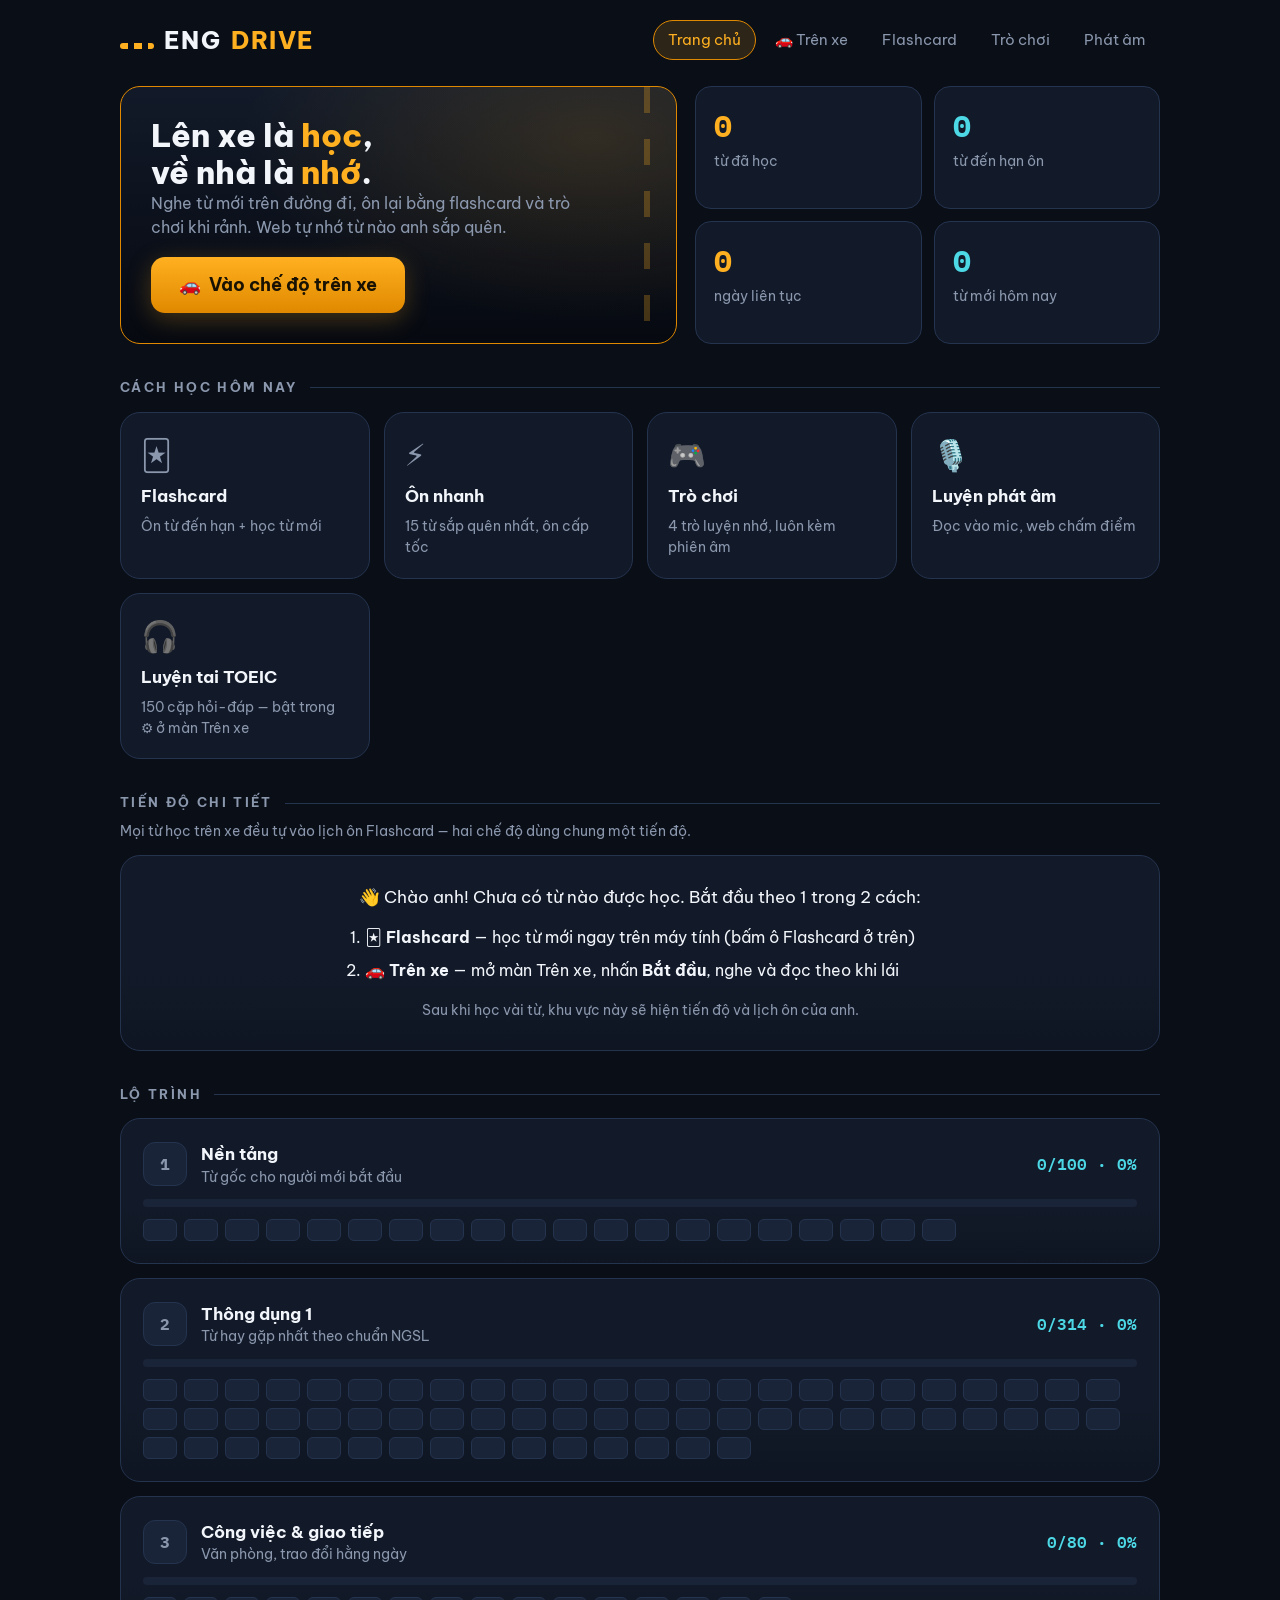
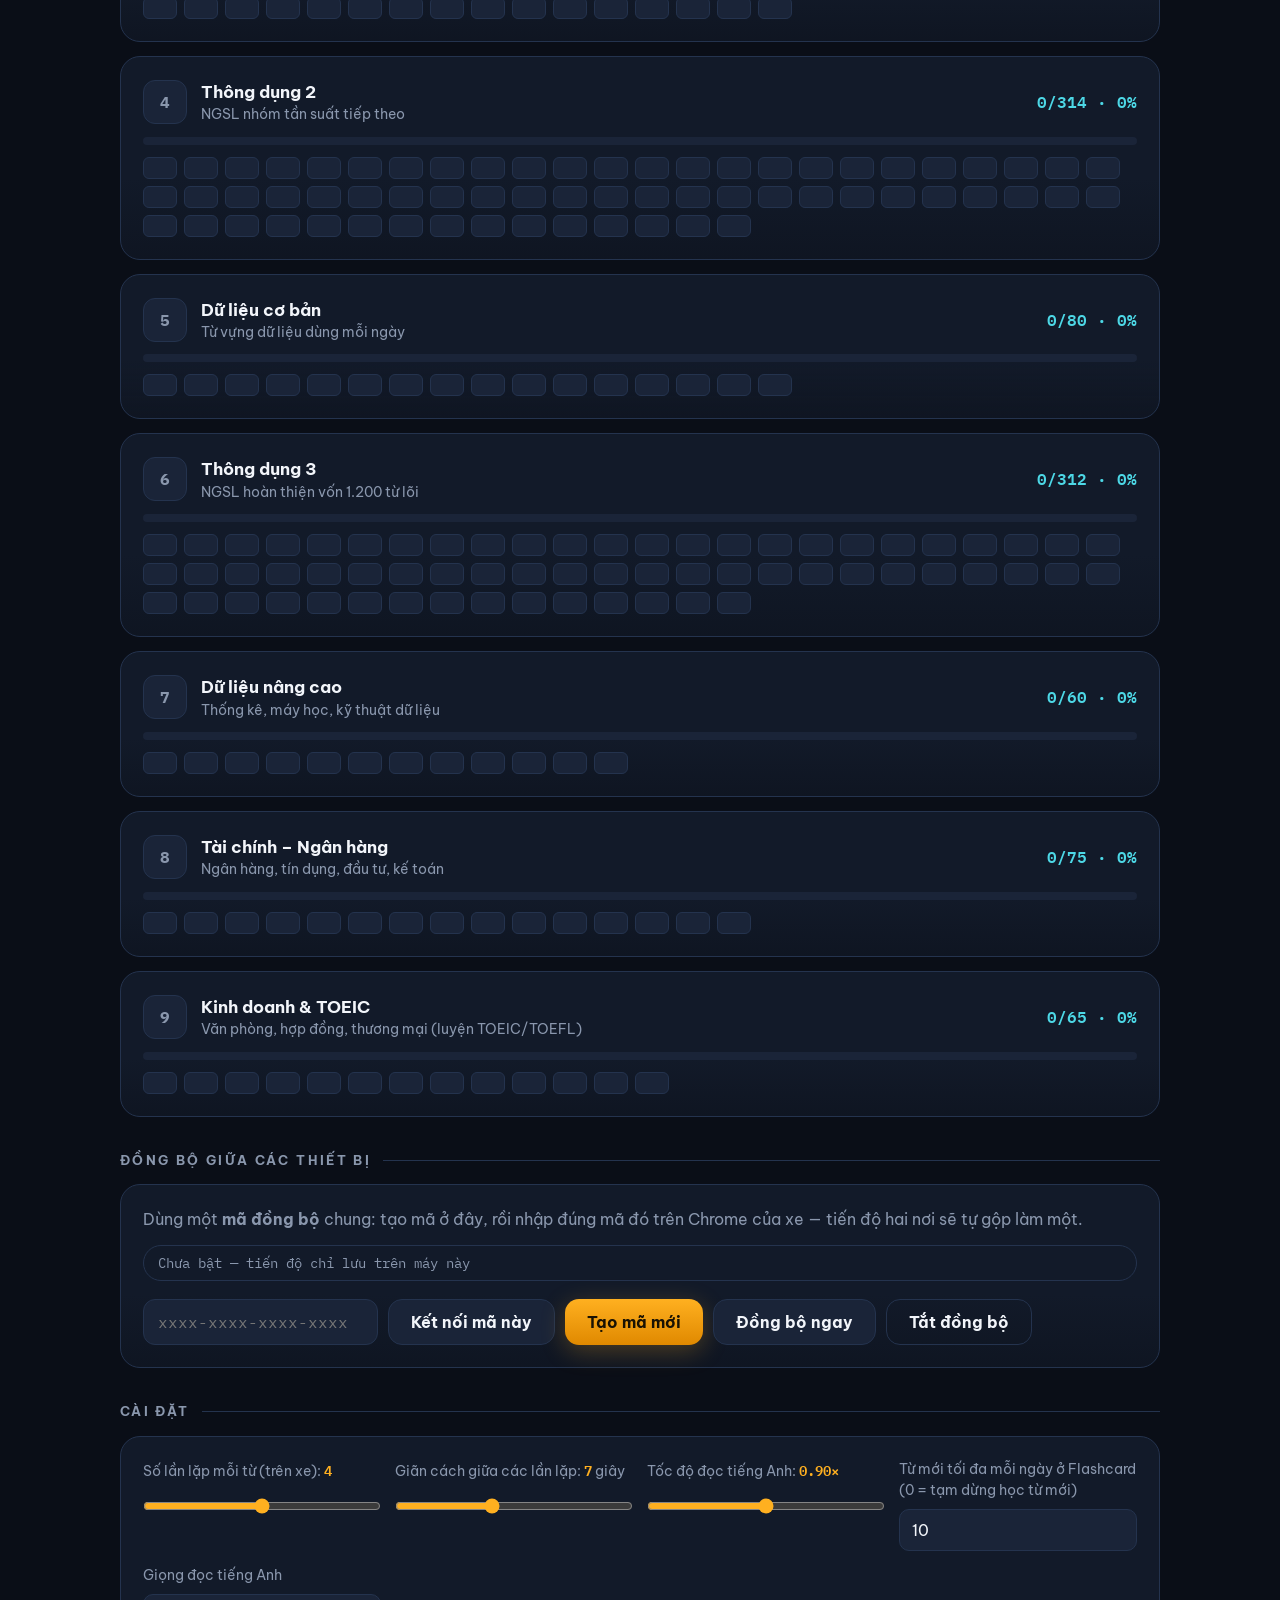
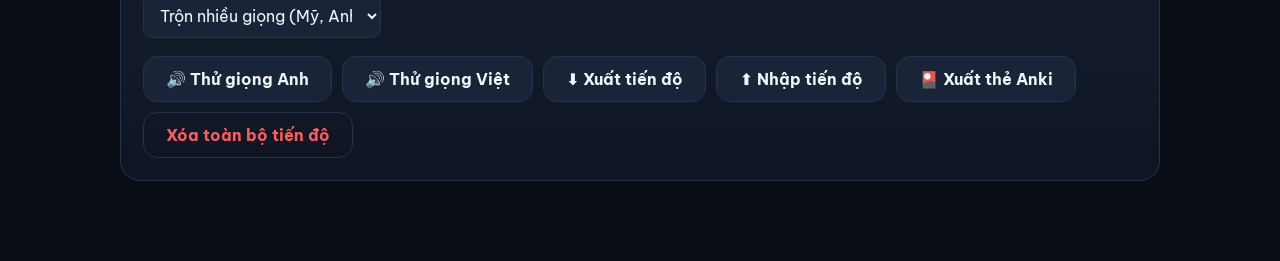
<file: index.html>
<!DOCTYPE html>
<html lang="vi">
<head>
<meta charset="utf-8">
<meta name="viewport" content="width=device-width, initial-scale=1">
<meta name="theme-color" content="#0a0e17">
<title>EngDrive — Học tiếng Anh mỗi ngày</title>
<link rel="icon" href="data:,">
<link rel="preconnect" href="https://fonts.googleapis.com">
<link rel="preconnect" href="https://fonts.gstatic.com" crossorigin>
<link rel="preload" as="style" href="https://fonts.googleapis.com/css2?family=Be+Vietnam+Pro:wght@400;500;600;700;800&family=IBM+Plex+Mono:wght@400;500;600&display=swap" onload="this.onload=null;this.rel='stylesheet'">
<noscript><link rel="stylesheet" href="https://fonts.googleapis.com/css2?family=Be+Vietnam+Pro:wght@400;500;600;700;800&family=IBM+Plex+Mono:wght@400;500;600&display=swap"></noscript>
<link rel="stylesheet" href="css/style.css">
</head>
<body>
<div class="wrap">

  <header class="topbar">
    <div class="logo"><span class="dot-road"></span>ENG<em>DRIVE</em></div>
    <nav class="nav">
      <a href="index.html" class="active">Trang chủ</a>
      <a href="car.html">🚗 Trên xe</a>
      <a href="learn.html">Flashcard</a>
      <a href="games.html">Trò chơi</a>
      <a href="speak.html">Phát âm</a>
    </nav>
  </header>

  <section class="hero">
    <div class="hero-car">
      <div>
        <h1>Lên xe là <span>học</span>,<br>về nhà là <span>nhớ</span>.</h1>
        <p>Nghe từ mới trên đường đi, ôn lại bằng flashcard và trò chơi khi rảnh. Web tự nhớ từ nào anh sắp quên.</p>
      </div>
      <a class="btn btn-amber" href="car.html">🚗 &nbsp;Vào chế độ trên xe</a>
    </div>
    <div class="stats">
      <div class="stat"><b id="stLearned">0</b><span>từ đã học</span></div>
      <div class="stat cyan"><b id="stDue">0</b><span>từ đến hạn ôn</span></div>
      <div class="stat"><b id="stStreak">0</b><span>ngày liên tục</span></div>
      <div class="stat cyan"><b id="stToday">0</b><span>từ mới hôm nay</span></div>
    </div>
  </section>

  <h2 class="section-title">Cách học hôm nay</h2>
  <section class="modes">
    <a class="mode" href="learn.html"><span class="ico">🃏</span><b>Flashcard</b><span id="mFlash">Ôn từ đến hạn + học từ mới</span></a>
    <a class="mode" href="learn.html#quick"><span class="ico">⚡</span><b>Ôn nhanh</b><span>15 từ sắp quên nhất, ôn cấp tốc</span></a>
    <a class="mode" href="games.html"><span class="ico">🎮</span><b>Trò chơi</b><span>4 trò luyện nhớ, luôn kèm phiên âm</span></a>
    <a class="mode" href="speak.html"><span class="ico">🎙️</span><b>Luyện phát âm</b><span>Đọc vào mic, web chấm điểm</span></a>
    <a class="mode" href="car.html"><span class="ico">🎧</span><b>Luyện tai TOEIC</b><span>150 cặp hỏi-đáp — bật trong ⚙ ở màn Trên xe</span></a>
  </section>

  <h2 class="section-title">Tiến độ chi tiết</h2>
  <p class="muted" style="margin:-6px 0 12px;font-size:0.9rem">Mọi từ học trên xe đều tự vào lịch ôn Flashcard — hai chế độ dùng chung một tiến độ.</p>
  <section class="card" id="progressPanel"></section>

  <h2 class="section-title">Lộ trình</h2>
  <section id="roadmap"></section>

  <h2 class="section-title">Đồng bộ giữa các thiết bị</h2>
  <section class="card" id="syncCard">
    <p class="muted" style="margin-bottom:14px">
      Dùng một <b>mã đồng bộ</b> chung: tạo mã ở đây, rồi nhập đúng mã đó trên Chrome của xe —
      tiến độ hai nơi sẽ tự gộp làm một.
    </p>
    <div id="syncStatus" class="pill" style="margin-bottom:14px">Chưa bật</div>
    <div id="syncConfirm" class="warn-box hidden" style="margin-bottom:14px"></div>
    <div class="settings-actions">
      <input type="text" id="syncCodeInput" placeholder="xxxx-xxxx-xxxx-xxxx"
        autocomplete="off" autocapitalize="off" spellcheck="false"
        style="background:var(--surface-2);color:var(--text);border:1px solid var(--line);border-radius:12px;padding:12px 14px;font-family:var(--font-mono);font-size:1rem;min-width:220px">
      <button class="btn" id="btnEnterCode">Kết nối mã này</button>
      <button class="btn btn-amber" id="btnNewCode">Tạo mã mới</button>
      <button class="btn" id="btnSyncNow">Đồng bộ ngay</button>
      <button class="btn btn-ghost" id="btnSyncOff">Tắt đồng bộ</button>
    </div>
  </section>

  <h2 class="section-title">Cài đặt</h2>
  <section class="card">
    <div class="settings-grid">
      <div class="setting">
        <label>Số lần lặp mỗi từ (trên xe): <output id="repsOut"></output></label>
        <input type="range" id="setReps" min="3" max="5" step="1">
      </div>
      <div class="setting">
        <label>Giãn cách giữa các lần lặp: <output id="gapOut"></output> giây</label>
        <input type="range" id="setGap" min="5" max="10" step="1">
      </div>
      <div class="setting">
        <label>Tốc độ đọc tiếng Anh: <output id="rateOut"></output></label>
        <input type="range" id="setRate" min="0.7" max="1.1" step="0.05">
      </div>
      <div class="setting">
        <label>Từ mới tối đa mỗi ngày ở Flashcard (0 = tạm dừng học từ mới)</label>
        <input type="number" id="setNewPerDay" min="0" max="100" step="1">
      </div>
      <div class="setting">
        <label>Giọng đọc tiếng Anh</label>
        <select id="setVoiceMode">
          <option value="mix">Trộn nhiều giọng (Mỹ, Anh, Úc…)</option>
          <option value="single">Chỉ một giọng Mỹ</option>
        </select>
      </div>
    </div>
    <div class="settings-actions">
      <button class="btn" id="btnTestEn">🔊 Thử giọng Anh</button>
      <button class="btn" id="btnTestVi">🔊 Thử giọng Việt</button>
      <button class="btn" id="btnExport">⬇ Xuất tiến độ</button>
      <button class="btn" id="btnImport">⬆ Nhập tiến độ</button>
      <input type="file" id="importFile" accept=".json" class="hidden">
      <button class="btn" id="btnAnki">🎴 Xuất thẻ Anki</button>
      <button class="btn btn-ghost" id="btnReset" style="color:var(--red)">Xóa toàn bộ tiến độ</button>
    </div>
  </section>

</div>

<script src="data/level1.js"></script>
<script src="data/level2.js"></script>
<script src="data/level3.js"></script>
<script src="data/level4.js"></script>
<script src="data/ngsl1.js"></script>
<script src="data/ngsl2.js"></script>
<script src="data/ngsl3.js"></script>
<script src="data/finance.js"></script>
<script src="data/business.js"></script>
<script src="data/extras.js"></script>
<script src="vendor/ts-fsrs.umd.js"></script>
<script src="js/core.js"></script>
<script src="js/sync.js"></script>
<script src="js/home.js"></script>
<script>if("serviceWorker"in navigator)navigator.serviceWorker.register("sw.js").catch(()=>{});</script>
</body>
</html>
</file>
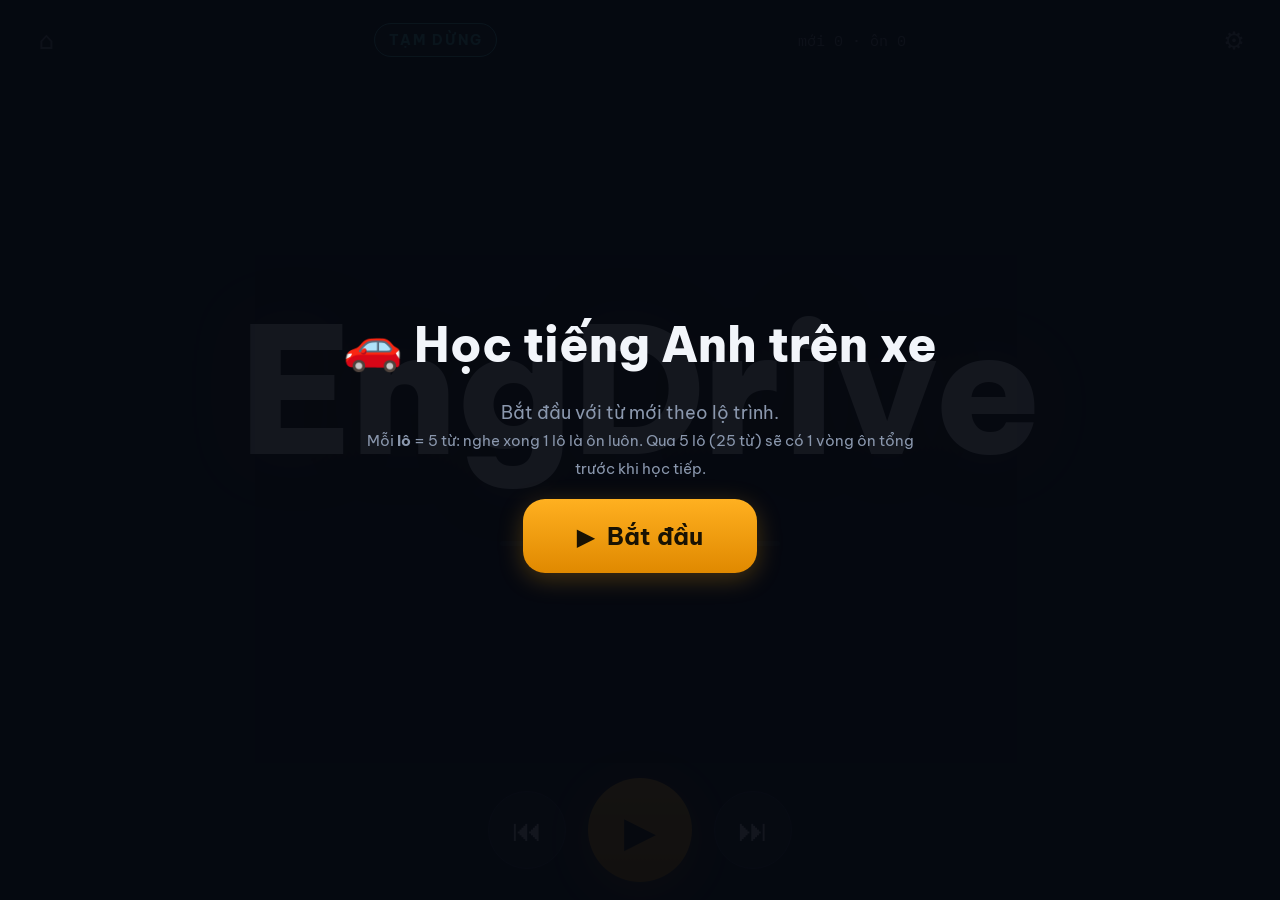
<file: car.html>
<!DOCTYPE html>
<html lang="vi">
<head>
<meta charset="utf-8">
<meta name="viewport" content="width=device-width, initial-scale=1, viewport-fit=cover">
<meta name="theme-color" content="#060910">
<title>Trên xe — EngDrive</title>
<link rel="icon" href="data:,">
<link rel="preconnect" href="https://fonts.googleapis.com">
<link rel="preconnect" href="https://fonts.gstatic.com" crossorigin>
<link rel="preload" as="style" href="https://fonts.googleapis.com/css2?family=Be+Vietnam+Pro:wght@400;500;600;700;800&family=IBM+Plex+Mono:wght@400;500;600&display=swap" onload="this.onload=null;this.rel='stylesheet'">
<noscript><link rel="stylesheet" href="https://fonts.googleapis.com/css2?family=Be+Vietnam+Pro:wght@400;500;600;700;800&family=IBM+Plex+Mono:wght@400;500;600&display=swap"></noscript>
<link rel="stylesheet" href="css/style.css">
</head>
<body class="car-body">

<div class="car-progress" id="progressBar" style="width:0"></div>

<div class="car-top">
  <button class="car-btn-sm" id="btnHome" title="Trang chủ">⌂</button>
  <div class="phase learn" id="phasePill">SẴN SÀNG</div>
  <div class="mono muted today-info" id="todayInfo"></div>
  <button class="car-btn-sm" id="btnDrawer" title="Cài đặt">⚙</button>
</div>

<div class="car-stage" id="stage" title="Chạm để đọc lại từ này">
  <div class="car-illust hidden" id="carIllust"></div>
  <div class="car-word" id="wWord">EngDrive</div>
  <div class="car-ipa" id="wIpa"></div>
  <div class="car-vi" id="wVi"></div>
  <div class="listen-block hidden" id="listenBlock">
    <div class="listen-q" id="lQ"></div>
    <div class="listen-a" id="lA"></div>
    <div class="listen-v" id="lV"></div>
  </div>
  <div class="rep-dots" id="dots"></div>
  <div class="gap-track"><div class="gap-bar" id="gapBar"></div></div>
  <div class="shadow-hint hidden" id="shadowHint"></div>
</div>

<div class="car-controls">
  <button class="car-btn" id="btnPrev" title="Từ trước">⏮</button>
  <button class="car-btn main" id="btnPlay" title="Phát / Dừng">▶</button>
  <button class="car-btn" id="btnNext" title="Từ sau">⏭</button>
</div>

<div class="car-overlay" id="startOverlay">
  <h2>🚗 Học tiếng Anh trên xe</h2>
  <p id="overlayInfo">Ôn từ đến hạn trước, rồi học từ mới theo lộ trình.<br>Cứ 5 từ ôn một lượt, 5 lô có bài ôn tập lớn.</p>
  <button class="btn btn-amber" id="btnStart">▶ &nbsp;Bắt đầu</button>
  <p class="muted" id="voiceWarn" style="font-size:0.95rem"></p>
</div>

<div class="car-backdrop" id="drawerBackdrop"></div>
<div class="car-drawer" id="drawer">
  <div class="drawer-head">
    <h3>⚙ Cài đặt</h3>
    <button class="drawer-close" id="btnDrawerX">✕</button>
  </div>
  <div class="setting">
    <label>Nội dung học trên xe</label>
    <select id="setMode">
      <option value="vocab">Từ vựng — nghe từ + nghĩa</option>
      <option value="listen">Luyện tai — câu hỏi & đáp (TOEIC)</option>
    </select>
  </div>
  <div class="setting">
    <label>Số lần lặp mỗi từ: <output id="repsOut"></output></label>
    <input type="range" id="setReps" min="3" max="5" step="1">
  </div>
  <div class="setting">
    <label>Giãn cách giữa các lần lặp: <output id="gapOut"></output> giây</label>
    <input type="range" id="setGap" min="5" max="10" step="1">
  </div>
  <div class="setting">
    <label>Tốc độ đọc tiếng Anh: <output id="rateOut"></output></label>
    <input type="range" id="setRate" min="0.7" max="1.1" step="0.05">
  </div>
  <div class="setting">
    <label>Giọng đọc tiếng Anh</label>
    <select id="setVoiceMode">
      <option value="mix">Trộn nhiều giọng (Mỹ, Anh, Úc…)</option>
      <option value="single">Chỉ một giọng Mỹ</option>
    </select>
    <span class="muted" id="voiceCount" style="font-size:0.85rem"></span>
  </div>
  <div class="setting">
    <label style="display:flex;align-items:center;gap:12px;color:var(--text)">
      <input type="checkbox" id="setShadow" style="width:24px;height:24px;accent-color:var(--amber)">
      Đọc theo sau mỗi từ (cần mic)
    </label>
    <span class="muted" id="shadowSupport" style="font-size:0.85rem">Đọc đúng: ding + đi tiếp. Không nhận ra: vẫn tự đi tiếp, không phạt.</span>
  </div>
  <div class="settings-actions">
    <button class="btn" id="btnTestEn">🔊 Thử giọng Anh</button>
    <button class="btn" id="btnTestVi">🔊 Thử giọng Việt</button>
  </div>
  <div class="settings-actions">
    <button class="btn btn-amber" id="btnDrawerClose">Xong</button>
  </div>
</div>

<script src="data/level1.js"></script>
<script src="data/level2.js"></script>
<script src="data/level3.js"></script>
<script src="data/level4.js"></script>
<script src="data/ngsl1.js"></script>
<script src="data/ngsl2.js"></script>
<script src="data/ngsl3.js"></script>
<script src="data/finance.js"></script>
<script src="data/business.js"></script>
<!-- data/dialogs.js nạp động khi vào chế độ Luyện tai (xem Car.ensureDialogs) -->
<script src="data/extras.js"></script>
<script src="vendor/ts-fsrs.umd.js"></script>
<script src="js/core.js"></script>
<script src="js/sync.js"></script>
<script src="js/car.js"></script>
<script>if("serviceWorker"in navigator)navigator.serviceWorker.register("sw.js").catch(()=>{});</script>
</body>
</html>
</file>
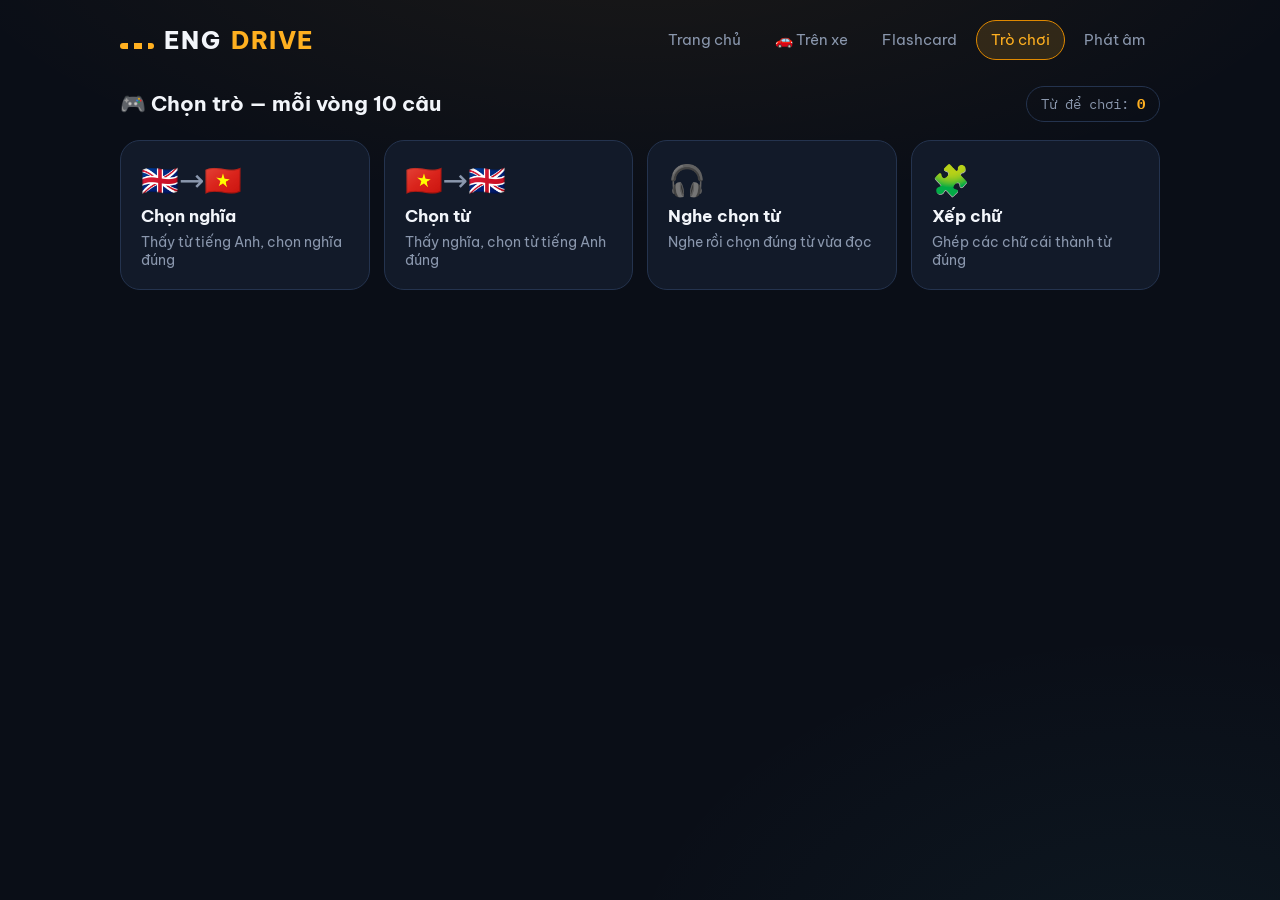
<file: games.html>
<!DOCTYPE html>
<html lang="vi">
<head>
<meta charset="utf-8">
<meta name="viewport" content="width=device-width, initial-scale=1">
<meta name="theme-color" content="#0a0e17">
<title>Trò chơi — EngDrive</title>
<link rel="icon" href="data:,">
<link rel="preconnect" href="https://fonts.googleapis.com">
<link rel="preconnect" href="https://fonts.gstatic.com" crossorigin>
<link rel="preload" as="style" href="https://fonts.googleapis.com/css2?family=Be+Vietnam+Pro:wght@400;500;600;700;800&family=IBM+Plex+Mono:wght@400;500;600&display=swap" onload="this.onload=null;this.rel='stylesheet'">
<noscript><link rel="stylesheet" href="https://fonts.googleapis.com/css2?family=Be+Vietnam+Pro:wght@400;500;600;700;800&family=IBM+Plex+Mono:wght@400;500;600&display=swap"></noscript>
<link rel="stylesheet" href="css/style.css">
</head>
<body>
<div class="wrap">

  <header class="topbar">
    <div class="logo"><span class="dot-road"></span>ENG<em>DRIVE</em></div>
    <nav class="nav">
      <a href="index.html">Trang chủ</a>
      <a href="car.html">🚗 Trên xe</a>
      <a href="learn.html">Flashcard</a>
      <a href="games.html" class="active">Trò chơi</a>
      <a href="speak.html">Phát âm</a>
    </nav>
  </header>

  <section id="gamePick">
    <div class="study-head">
      <h2 style="font-size:1.3rem">🎮 Chọn trò — mỗi vòng 10 câu</h2>
      <span class="pill">Từ để chơi: <b id="poolCount">0</b></span>
    </div>
    <div class="game-pick">
      <button class="mode game-card" data-game="envi"><span class="ico">🇬🇧→🇻🇳</span><b>Chọn nghĩa</b><span>Thấy từ tiếng Anh, chọn nghĩa đúng</span></button>
      <button class="mode game-card" data-game="vien"><span class="ico">🇻🇳→🇬🇧</span><b>Chọn từ</b><span>Thấy nghĩa, chọn từ tiếng Anh đúng</span></button>
      <button class="mode game-card" data-game="listen"><span class="ico">🎧</span><b>Nghe chọn từ</b><span>Nghe rồi chọn đúng từ vừa đọc</span></button>
      <button class="mode game-card" data-game="spell"><span class="ico">🧩</span><b>Xếp chữ</b><span>Ghép các chữ cái thành từ đúng</span></button>
    </div>
  </section>

  <section id="gameZone" class="hidden">
    <div class="game-hud">
      <button class="btn btn-ghost" id="btnQuit">← Đổi trò</button>
      <span class="pill">Câu <b id="qNum">1</b>/10</span>
      <span class="hud-streak" id="hudStreak"></span>
      <span class="hud-score" id="hudScore">0 điểm</span>
    </div>
    <div class="quiz-prompt" id="quizPrompt"></div>
    <div class="options" id="options"></div>
    <div id="spellZone" class="hidden">
      <div class="slots" id="slots"></div>
      <div class="tiles" id="tiles"></div>
    </div>
  </section>

  <section id="gameDone" class="done-panel hidden">
    <div class="big">🏁</div>
    <h2 id="doneTitle">Hết vòng!</h2>
    <p class="muted" id="doneMsg"></p>
    <p style="margin-top:16px">
      <button class="btn btn-amber" id="btnAgain">Chơi vòng nữa</button>
      <a class="btn" href="index.html">Về trang chủ</a>
    </p>
  </section>

</div>

<script src="data/level1.js"></script>
<script src="data/level2.js"></script>
<script src="data/level3.js"></script>
<script src="data/level4.js"></script>
<script src="data/ngsl1.js"></script>
<script src="data/ngsl2.js"></script>
<script src="data/ngsl3.js"></script>
<script src="data/finance.js"></script>
<script src="data/business.js"></script>
<script src="data/extras.js"></script>
<script src="vendor/ts-fsrs.umd.js"></script>
<script src="js/core.js"></script>
<script src="js/sync.js"></script>
<script src="js/games.js"></script>
<script>if("serviceWorker"in navigator)navigator.serviceWorker.register("sw.js").catch(()=>{});</script>
</body>
</html>
</file>
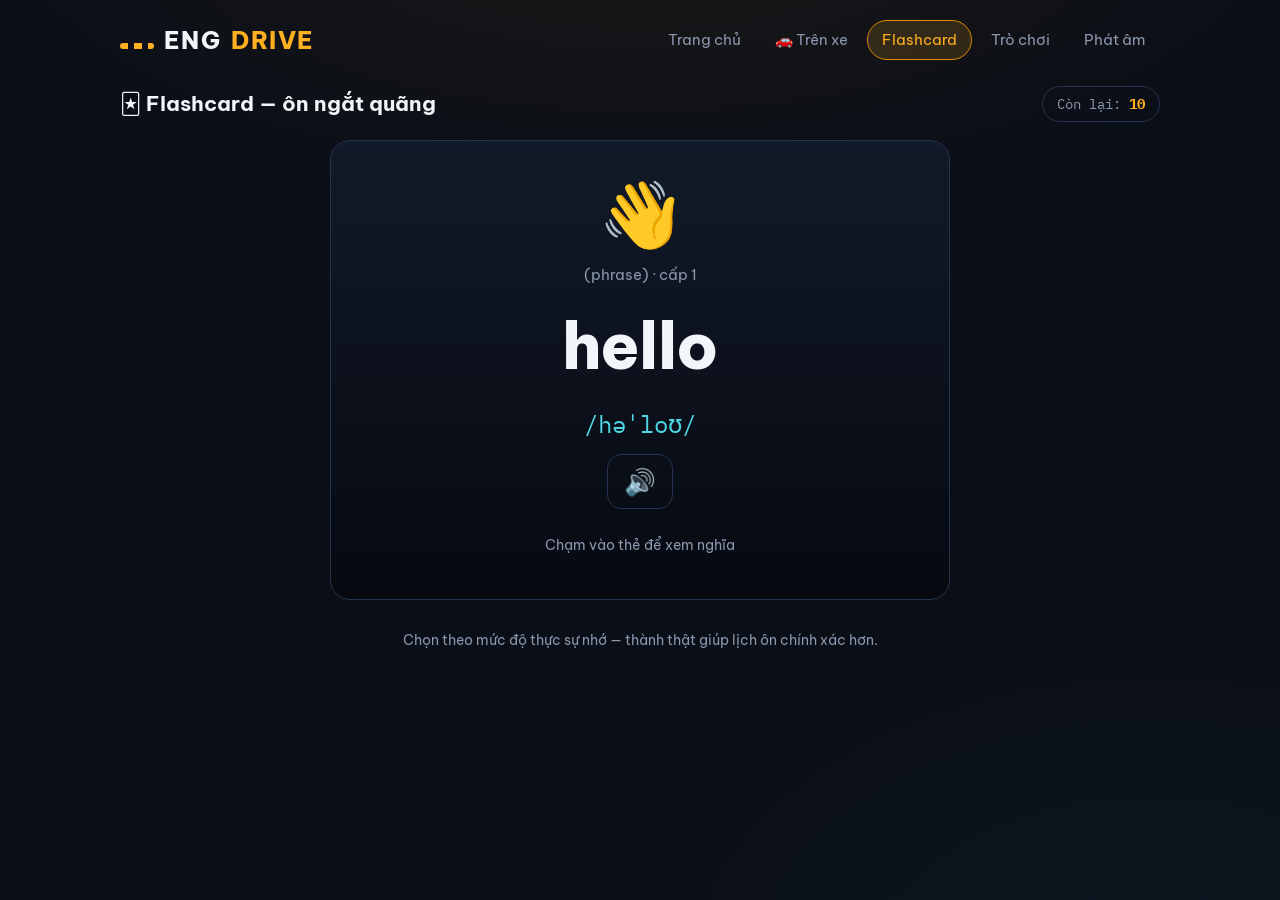
<file: learn.html>
<!DOCTYPE html>
<html lang="vi">
<head>
<meta charset="utf-8">
<meta name="viewport" content="width=device-width, initial-scale=1">
<meta name="theme-color" content="#0a0e17">
<title>Flashcard — EngDrive</title>
<link rel="icon" href="data:,">
<link rel="preconnect" href="https://fonts.googleapis.com">
<link rel="preconnect" href="https://fonts.gstatic.com" crossorigin>
<link rel="preload" as="style" href="https://fonts.googleapis.com/css2?family=Be+Vietnam+Pro:wght@400;500;600;700;800&family=IBM+Plex+Mono:wght@400;500;600&display=swap" onload="this.onload=null;this.rel='stylesheet'">
<noscript><link rel="stylesheet" href="https://fonts.googleapis.com/css2?family=Be+Vietnam+Pro:wght@400;500;600;700;800&family=IBM+Plex+Mono:wght@400;500;600&display=swap"></noscript>
<link rel="stylesheet" href="css/style.css">
</head>
<body>
<div class="wrap">

  <header class="topbar">
    <div class="logo"><span class="dot-road"></span>ENG<em>DRIVE</em></div>
    <nav class="nav">
      <a href="index.html">Trang chủ</a>
      <a href="car.html">🚗 Trên xe</a>
      <a href="learn.html" class="active">Flashcard</a>
      <a href="games.html">Trò chơi</a>
      <a href="speak.html">Phát âm</a>
    </nav>
  </header>

  <div class="study-head">
    <h2 style="font-size:1.3rem">🃏 Flashcard — ôn ngắt quãng</h2>
    <span class="pill">Còn lại: <b id="leftCount">0</b></span>
  </div>

  <div class="flash-zone" id="flashZone">
    <div class="flashcard" id="flashcard">
      <div class="flash-inner">
        <div class="flash-face front">
          <div class="flash-illust hidden" id="fIllust"></div>
          <div class="flash-pos" id="fPos"></div>
          <div class="flash-word" id="fWord"></div>
          <div class="flash-ipa" id="fIpa"></div>
          <button class="speak-icon" id="btnSayFront" title="Nghe">🔊</button>
          <div class="flash-hint">Chạm vào thẻ để xem nghĩa</div>
        </div>
        <div class="flash-face back">
          <div class="flash-word" id="bWord" style="font-size:1.6rem"></div>
          <div class="flash-ipa" id="bIpa" style="font-size:1.1rem"></div>
          <div class="flash-vi" id="bVi"></div>
          <div class="flash-ex" id="bEx"></div>
          <div class="flash-ex-vi" id="bExVi"></div>
          <div class="flash-mnemonic hidden" id="bMnemonic"></div>
          <button class="speak-icon" id="btnSayEx" title="Nghe câu ví dụ">🔊 Nghe câu</button>
        </div>
      </div>
    </div>
    <div id="gradeHint" style="text-align:center;color:var(--muted);font-size:0.85rem;margin:8px 0 2px">
      Chọn theo mức độ thực sự nhớ — thành thật giúp lịch ôn chính xác hơn.
    </div>
    <div class="grade-row hidden" id="gradeRow">
      <button class="grade g0" data-g="0" title="Không nhớ — sẽ gặp lại ngay trong phiên">Quên<small>ôn lại 10 phút</small></button>
      <button class="grade g1" data-g="1" title="Nhớ nhưng còn lưỡng lự, phải nghĩ mới ra">Mơ hồ<small>ôn lại mai</small></button>
      <button class="grade g2" data-g="2" title="Nhớ ngay, không cần suy nghĩ">Nhớ<small>giãn lịch ôn</small></button>
      <button class="grade g3" data-g="3" title="Quá quen, biết từ trước khi học">Quá dễ<small>giãn xa hơn</small></button>
    </div>
  </div>

  <div class="done-panel hidden" id="donePanel">
    <div class="big">🎉</div>
    <h2 id="doneTitle">Xong phiên hôm nay!</h2>
    <p class="muted" id="doneStats"></p>
    <p style="margin-top:16px">
      <a class="btn btn-amber" href="games.html">🎮 Chơi 1 vòng cho chắc</a>
      <button class="btn" id="btnMore">Học thêm 10 từ nữa</button>
    </p>
  </div>

</div>

<script src="data/level1.js"></script>
<script src="data/level2.js"></script>
<script src="data/level3.js"></script>
<script src="data/level4.js"></script>
<script src="data/ngsl1.js"></script>
<script src="data/ngsl2.js"></script>
<script src="data/ngsl3.js"></script>
<script src="data/finance.js"></script>
<script src="data/business.js"></script>
<script src="data/extras.js"></script>
<script src="vendor/ts-fsrs.umd.js"></script>
<script src="js/core.js"></script>
<script src="js/sync.js"></script>
<script src="js/learn.js"></script>
<script>if("serviceWorker"in navigator)navigator.serviceWorker.register("sw.js").catch(()=>{});</script>
</body>
</html>
</file>
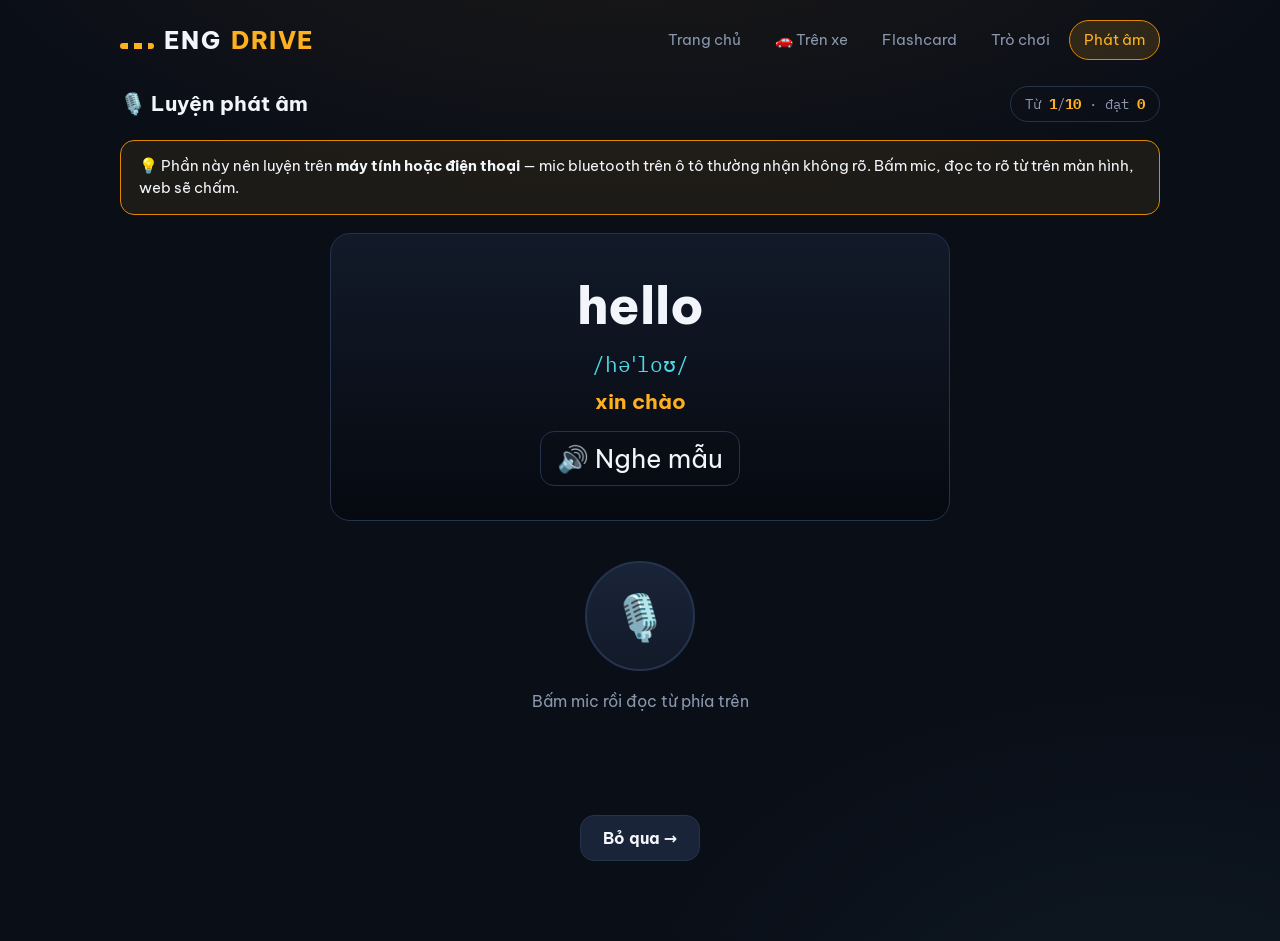
<file: speak.html>
<!DOCTYPE html>
<html lang="vi">
<head>
<meta charset="utf-8">
<meta name="viewport" content="width=device-width, initial-scale=1">
<meta name="theme-color" content="#0a0e17">
<title>Luyện phát âm — EngDrive</title>
<link rel="icon" href="data:,">
<link rel="preconnect" href="https://fonts.googleapis.com">
<link rel="preconnect" href="https://fonts.gstatic.com" crossorigin>
<link rel="preload" as="style" href="https://fonts.googleapis.com/css2?family=Be+Vietnam+Pro:wght@400;500;600;700;800&family=IBM+Plex+Mono:wght@400;500;600&display=swap" onload="this.onload=null;this.rel='stylesheet'">
<noscript><link rel="stylesheet" href="https://fonts.googleapis.com/css2?family=Be+Vietnam+Pro:wght@400;500;600;700;800&family=IBM+Plex+Mono:wght@400;500;600&display=swap"></noscript>
<link rel="stylesheet" href="css/style.css">
</head>
<body>
<div class="wrap">

  <header class="topbar">
    <div class="logo"><span class="dot-road"></span>ENG<em>DRIVE</em></div>
    <nav class="nav">
      <a href="index.html">Trang chủ</a>
      <a href="car.html">🚗 Trên xe</a>
      <a href="learn.html">Flashcard</a>
      <a href="games.html">Trò chơi</a>
      <a href="speak.html" class="active">Phát âm</a>
    </nav>
  </header>

  <div class="study-head">
    <h2 style="font-size:1.3rem">🎙️ Luyện phát âm</h2>
    <span class="pill">Từ <b id="posNow">1</b>/<b id="posTotal">10</b> · đạt <b id="passCount">0</b></span>
  </div>

  <div class="warn-box" id="noSupport" style="display:none">
    ⚠ Trình duyệt này không hỗ trợ nhận diện giọng nói — hãy mở bằng <b>Chrome</b> trên máy tính hoặc điện thoại.
  </div>
  <div class="warn-box">
    💡 Phần này nên luyện trên <b>máy tính hoặc điện thoại</b> — mic bluetooth trên ô tô thường nhận không rõ.
    Bấm mic, đọc to rõ từ trên màn hình, web sẽ chấm.
  </div>

  <div class="flash-zone" id="speakZone">
    <div class="quiz-prompt" style="width:min(620px,100%)">
      <div class="quiz-word" id="sWord"></div>
      <div class="quiz-sub" id="sIpa"></div>
      <div class="quiz-vi-prompt" id="sVi" style="font-size:1.3rem;margin-top:6px"></div>
      <button class="speak-icon" id="btnHear" style="margin-top:14px">🔊 Nghe mẫu</button>
    </div>

    <div class="mic-zone">
      <button class="mic-btn" id="btnMic" title="Bấm rồi đọc từ">🎙️</button>
      <div class="speak-result" id="result"><div class="muted">Bấm mic rồi đọc từ phía trên</div></div>
      <div class="settings-actions">
        <button class="btn" id="btnSkip">Bỏ qua →</button>
        <button class="btn btn-amber hidden" id="btnNext">Từ tiếp theo →</button>
      </div>
    </div>
  </div>

  <div class="done-panel hidden" id="donePanel">
    <div class="big">🎤</div>
    <h2>Xong lượt phát âm!</h2>
    <p class="muted" id="doneStats"></p>
    <p style="margin-top:16px">
      <button class="btn btn-amber" id="btnAgain">Luyện lượt nữa</button>
      <a class="btn" href="index.html">Về trang chủ</a>
    </p>
  </div>

</div>

<script src="data/level1.js"></script>
<script src="data/level2.js"></script>
<script src="data/level3.js"></script>
<script src="data/level4.js"></script>
<script src="data/ngsl1.js"></script>
<script src="data/ngsl2.js"></script>
<script src="data/ngsl3.js"></script>
<script src="data/finance.js"></script>
<script src="data/business.js"></script>
<script src="data/extras.js"></script>
<script src="vendor/ts-fsrs.umd.js"></script>
<script src="js/core.js"></script>
<script src="js/sync.js"></script>
<script src="js/speak.js"></script>
<script>if("serviceWorker"in navigator)navigator.serviceWorker.register("sw.js").catch(()=>{});</script>
</body>
</html>
</file>
<file: css/style.css>
/* ============================================================
   ENGDRIVE — Học tiếng Anh trên xe & máy tính
   Aesthetic: "night drive dashboard" — đồng hồ xe hơi ban đêm
   ============================================================ */

:root {
  --bg: #0a0e17;
  --bg-deep: #060910;
  --surface: #121a29;
  --surface-2: #1a2438;
  --line: #24334e;
  --text: #f2f5fa;
  --muted: #8a97ad;
  --amber: #ffb020;
  --amber-deep: #e08900;
  --amber-glow: rgba(255, 176, 32, 0.14);
  --cyan: #4dd8e6;
  --cyan-glow: rgba(77, 216, 230, 0.12);
  --green: #3ddc84;
  --red: #ff5d5d;
  --radius: 20px;
  --font-main: "Be Vietnam Pro", "Segoe UI", system-ui, sans-serif;
  --font-mono: "IBM Plex Mono", "Consolas", monospace;
}

* { margin: 0; padding: 0; box-sizing: border-box; }
html { -webkit-text-size-adjust: 100%; }

body {
  font-family: var(--font-main);
  background:
    radial-gradient(1200px 500px at 50% -10%, rgba(255, 176, 32, 0.07), transparent 60%),
    radial-gradient(900px 600px at 90% 110%, rgba(77, 216, 230, 0.05), transparent 60%),
    var(--bg);
  color: var(--text);
  min-height: 100vh;
  line-height: 1.5;
}

::selection { background: var(--amber); color: #14100a; }

a { color: inherit; text-decoration: none; }
button { font-family: inherit; cursor: pointer; border: none; background: none; color: inherit; }
input, select { font-family: inherit; }

.wrap { max-width: 1080px; margin: 0 auto; padding: 0 20px 80px; }

/* ---------- Header / nav ---------- */
.topbar {
  display: flex; align-items: center; justify-content: space-between;
  padding: 20px 0 14px; margin-bottom: 12px;
}
.logo {
  display: flex; align-items: baseline; gap: 10px;
  font-weight: 800; font-size: 1.5rem; letter-spacing: 0.06em;
}
.logo .dot-road {
  display: inline-block; width: 34px; height: 6px; border-radius: 3px;
  background: repeating-linear-gradient(90deg, var(--amber) 0 8px, transparent 8px 14px);
}
.logo em { font-style: normal; color: var(--amber); }
.nav { display: flex; gap: 4px; flex-wrap: wrap; }
.nav a {
  padding: 8px 14px; border-radius: 999px; font-size: 0.92rem; color: var(--muted);
  border: 1px solid transparent; transition: all 0.2s;
}
.nav a:hover { color: var(--text); border-color: var(--line); }
.nav a.active { color: var(--amber); border-color: var(--amber-deep); background: var(--amber-glow); }

/* ---------- Cards & common ---------- */
.card {
  background: linear-gradient(180deg, var(--surface), var(--surface) 60%, rgba(18, 26, 41, 0.6));
  border: 1px solid var(--line);
  border-radius: var(--radius);
  padding: 22px;
}
.section-title {
  font-size: 0.82rem; font-weight: 700; letter-spacing: 0.18em; text-transform: uppercase;
  color: var(--muted); margin: 34px 0 14px;
  display: flex; align-items: center; gap: 12px;
}
.section-title::after { content: ""; flex: 1; height: 1px; background: var(--line); }

.btn {
  display: inline-flex; align-items: center; justify-content: center; gap: 8px;
  padding: 12px 22px; border-radius: 14px; font-weight: 700; font-size: 1rem;
  background: var(--surface-2); border: 1px solid var(--line); color: var(--text);
  transition: transform 0.12s, background 0.2s, border-color 0.2s;
}
.btn:hover { border-color: var(--amber-deep); }
.btn:active { transform: scale(0.97); }
.btn-amber {
  background: linear-gradient(180deg, var(--amber), var(--amber-deep));
  color: #191203; border: none; box-shadow: 0 6px 24px rgba(255, 176, 32, 0.25);
}
.btn-amber:hover { filter: brightness(1.06); }
.btn-ghost { background: transparent; }
.mono { font-family: var(--font-mono); }
.muted { color: var(--muted); }
.hidden { display: none !important; }

/* ---------- Dashboard: hero ---------- */
.hero { display: grid; grid-template-columns: 1.2fr 1fr; gap: 18px; align-items: stretch; }
@media (max-width: 760px) { .hero { grid-template-columns: 1fr; } }

.hero-car {
  position: relative; overflow: hidden;
  background:
    radial-gradient(500px 260px at 85% 20%, var(--amber-glow), transparent 70%),
    linear-gradient(180deg, var(--surface), var(--bg-deep));
  border: 1px solid var(--amber-deep);
  border-radius: var(--radius); padding: 30px;
  display: flex; flex-direction: column; gap: 10px; justify-content: space-between;
}
.hero-car::before {
  /* vạch kẻ đường */
  content: ""; position: absolute; right: 26px; top: 0; bottom: 0; width: 6px;
  background: repeating-linear-gradient(180deg, rgba(255,176,32,0.5) 0 26px, transparent 26px 52px);
  opacity: 0.5;
}
.hero-car h1 { font-size: 2rem; font-weight: 800; line-height: 1.15; }
.hero-car h1 span { color: var(--amber); }
.hero-car p { color: var(--muted); max-width: 40ch; }
.hero-car .btn { align-self: flex-start; margin-top: 8px; font-size: 1.1rem; padding: 15px 28px; }

.stats { display: grid; grid-template-columns: 1fr 1fr; gap: 12px; }
.stat {
  background: var(--surface); border: 1px solid var(--line); border-radius: 16px;
  padding: 16px 18px; display: flex; flex-direction: column; gap: 2px;
}
.stat b { font-size: 1.9rem; font-weight: 800; font-family: var(--font-mono); color: var(--amber); }
.stat.cyan b { color: var(--cyan); }
.stat span { font-size: 0.85rem; color: var(--muted); }

/* ---------- Dashboard: mode cards ---------- */
.modes { display: grid; grid-template-columns: repeat(auto-fit, minmax(210px, 1fr)); gap: 14px; }
.mode {
  display: flex; flex-direction: column; gap: 6px; padding: 20px;
  background: var(--surface); border: 1px solid var(--line); border-radius: var(--radius);
  transition: transform 0.15s, border-color 0.2s, box-shadow 0.2s;
}
.mode:hover { transform: translateY(-3px); border-color: var(--amber-deep); box-shadow: 0 10px 30px rgba(0,0,0,0.35); }
.mode .ico { font-size: 1.9rem; }
.mode b { font-size: 1.08rem; }
.mode span { font-size: 0.86rem; color: var(--muted); }

/* ---------- Bảng tiến độ chi tiết ---------- */
.prog-grid { display: grid; grid-template-columns: repeat(auto-fit, minmax(130px, 1fr)); gap: 12px; margin-bottom: 20px; }
.prog-stat { display: flex; flex-direction: column; gap: 2px; }
.prog-stat b { font-size: 1.8rem; font-weight: 800; font-family: var(--font-mono); color: var(--amber); }
.prog-stat span { font-size: 0.82rem; color: var(--muted); }
.prog-block { margin-top: 18px; }
.prog-label { font-size: 0.85rem; color: var(--muted); margin-bottom: 8px; letter-spacing: 0.04em; }
.mastery-bar { display: flex; height: 18px; border-radius: 9px; overflow: hidden; background: var(--surface-2); }
.mastery-bar i { display: block; }
.m-fresh { background: var(--cyan); } .m-learning { background: var(--amber); } .m-mastered { background: var(--green); }
.mastery-legend { display: flex; flex-wrap: wrap; gap: 16px; margin-top: 8px; font-size: 0.82rem; color: var(--muted); }
.mastery-legend span { display: flex; align-items: center; gap: 6px; }
.mastery-legend i { width: 12px; height: 12px; border-radius: 3px; display: inline-block; }
.mini-bars { display: flex; align-items: flex-end; gap: 5px; height: 96px; }
.mini-bar { flex: 1; display: flex; flex-direction: column; justify-content: flex-end; align-items: center; gap: 4px; height: 100%; }
.mini-bar::before {
  content: ""; width: 100%; min-height: 3px; height: var(--h); border-radius: 4px 4px 0 0;
  background: linear-gradient(180deg, var(--amber), var(--amber-deep)); transition: height 0.5s;
}
.mini-bar.today::before { background: linear-gradient(180deg, var(--cyan), #2fa8b5); box-shadow: 0 0 10px var(--cyan-glow); }
.mini-bar span { font-size: 0.68rem; color: var(--muted); font-family: var(--font-mono); }

/* ---------- Roadmap ---------- */
.level { margin-bottom: 14px; }
.level-head { display: flex; align-items: center; gap: 14px; flex-wrap: wrap; }
.level-num {
  width: 44px; height: 44px; border-radius: 12px; flex: none;
  display: grid; place-items: center; font-weight: 800; font-family: var(--font-mono);
  background: var(--amber-glow); color: var(--amber); border: 1px solid var(--amber-deep);
}
.level.locked .level-num { background: var(--surface-2); color: var(--muted); border-color: var(--line); }
.level-head b { font-size: 1.05rem; }
.level-head .muted { font-size: 0.86rem; }
.level-pct { margin-left: auto; font-family: var(--font-mono); color: var(--cyan); font-weight: 600; }
.bar { height: 8px; border-radius: 4px; background: var(--surface-2); margin: 12px 0; overflow: hidden; }
.bar i { display: block; height: 100%; border-radius: 4px; background: linear-gradient(90deg, var(--amber-deep), var(--amber)); transition: width 0.6s; }
.units { display: flex; flex-wrap: wrap; gap: 7px; }
.unit-chip {
  width: 34px; height: 22px; border-radius: 6px; border: 1px solid var(--line);
  background: var(--surface-2); position: relative; cursor: default;
}
.unit-chip.part { background: linear-gradient(90deg, var(--amber-deep) 50%, var(--surface-2) 50%); opacity: 0.75; }
.unit-chip.done { background: linear-gradient(180deg, var(--amber), var(--amber-deep)); border-color: var(--amber-deep); }

/* ---------- Settings ---------- */
.settings-grid { display: grid; grid-template-columns: repeat(auto-fit, minmax(230px, 1fr)); gap: 14px; }
.setting { display: flex; flex-direction: column; gap: 8px; }
.setting label { font-size: 0.88rem; color: var(--muted); }
.setting output { font-family: var(--font-mono); color: var(--amber); font-weight: 600; }
select, input[type="number"] {
  background: var(--surface-2); color: var(--text); border: 1px solid var(--line);
  border-radius: 10px; padding: 10px 12px; font-size: 1rem;
}
input[type="range"] { accent-color: var(--amber); height: 32px; }
.settings-actions { display: flex; gap: 10px; flex-wrap: wrap; margin-top: 18px; }

/* ============================================================
   CAR MODE — màn hình trên xe: chữ cực to, thao tác cực ít
   ============================================================ */
body.car-body {
  background: var(--bg-deep);
  height: 100vh; height: 100dvh; overflow: hidden;
  display: flex; flex-direction: column;
  user-select: none; -webkit-user-select: none;
}
.car-top {
  display: flex; align-items: center; justify-content: space-between;
  padding: 12px 18px; flex: none; color: var(--muted); font-size: 0.95rem;
}
.car-top .phase {
  font-weight: 700; letter-spacing: 0.14em; text-transform: uppercase; font-size: 0.85rem;
  padding: 6px 14px; border-radius: 999px; border: 1px solid var(--line);
}
.car-top .phase.learn { color: var(--amber); border-color: var(--amber-deep); background: var(--amber-glow); }
.car-top .phase.review { color: var(--cyan); border-color: var(--cyan); background: var(--cyan-glow); }
.car-top .car-btn-sm {
  font-size: 1.5rem; min-width: 56px; min-height: 56px;
  display: grid; place-items: center; border-radius: 14px;
}
.car-top .car-btn-sm:active { background: var(--surface-2); }
/* todayInfo co gọn với dấu "…" thay vì xuống dòng — giữ car-top 1 dòng trên màn hình xe/điện thoại hẹp */
.car-top .today-info { white-space: nowrap; overflow: hidden; text-overflow: ellipsis; min-width: 0; flex-shrink: 1; }

.car-stage {
  position: relative;
  flex: 1; display: flex; flex-direction: column; align-items: center; justify-content: center;
  text-align: center; padding: 0 16px; gap: 1vh; min-height: 0; cursor: pointer;
}
.car-word {
  font-size: clamp(3.4rem, 15vw, 11rem);
  font-weight: 800; line-height: 1.02; letter-spacing: -0.01em;
  text-shadow: 0 0 60px rgba(255, 176, 32, 0.18);
  overflow-wrap: anywhere;
}
/* từ dài co chữ lại thay vì ngắt giữa chữ */
.car-word.long { font-size: clamp(2.6rem, 10vw, 7.5rem); }
.car-word.vlong { font-size: clamp(2rem, 7vw, 5.2rem); }
.car-ipa {
  font-family: var(--font-mono);
  font-size: clamp(1.5rem, 5.5vw, 3.6rem);
  color: var(--cyan); font-weight: 500;
}
.car-vi {
  font-size: clamp(2rem, 7.5vw, 5.2rem);
  font-weight: 700; color: var(--amber); line-height: 1.1;
  overflow-wrap: anywhere;
}
/* Chế độ luyện tai: hỏi–đáp */
.listen-block { display: flex; flex-direction: column; align-items: center; gap: 2vh; width: 100%; }
.listen-q { font-size: clamp(1.8rem, 5.5vw, 3.6rem); font-weight: 700; line-height: 1.15; overflow-wrap: anywhere; }
.listen-q::before { content: "❓ "; color: var(--cyan); }
.listen-a { font-size: clamp(1.6rem, 5vw, 3.2rem); font-weight: 700; color: var(--amber); line-height: 1.15; overflow-wrap: anywhere; }
.listen-a::before { content: "💬 "; }
.listen-a.hidden { display: none; }
.listen-v { font-size: clamp(1rem, 3vw, 1.5rem); color: var(--muted); }
.rep-dots { display: flex; gap: 10px; margin-top: 1.5vh; }
.rep-dots i {
  width: 14px; height: 14px; border-radius: 50%;
  background: var(--surface-2); border: 1px solid var(--line); transition: all 0.25s;
}
.rep-dots i.on { background: var(--amber); border-color: var(--amber); box-shadow: 0 0 12px rgba(255,176,32,0.6); }
/* thanh đếm ngược tới lần đọc kế */
.gap-track { width: min(280px, 60vw); height: 5px; border-radius: 3px; background: var(--surface-2); margin-top: 1.4vh; overflow: hidden; }
.gap-bar { width: 100%; height: 100%; border-radius: 3px; background: linear-gradient(90deg, var(--amber-deep), var(--amber)); transform: scaleX(0); transform-origin: left; }
/* fade nhẹ khi chuyển từ mới */
@keyframes wordIn { from { opacity: 0.15; transform: translateY(10px); } to { opacity: 1; transform: none; } }
.car-stage.word-in .car-word, .car-stage.word-in .car-ipa, .car-stage.word-in .car-vi { animation: wordIn 0.4s cubic-bezier(0.2, 0.8, 0.2, 1) both; }
.shadow-hint {
  margin-top: 1.2vh; font-size: clamp(1.1rem, 3vw, 1.7rem);
  color: var(--cyan); font-weight: 600; min-height: 1.4em;
}
.shadow-hint.good { color: var(--green); }

.car-controls {
  flex: none; display: flex; align-items: center; justify-content: center; gap: 22px;
  padding: 12px 16px calc(18px + env(safe-area-inset-bottom));
}
.car-btn {
  width: 78px; height: 78px; border-radius: 50%; font-size: 1.9rem;
  background: var(--surface); border: 1px solid var(--line);
  display: grid; place-items: center; transition: transform 0.1s, border-color 0.2s;
}
.car-btn:active { transform: scale(0.92); }
.car-btn.main {
  width: 104px; height: 104px; font-size: 2.6rem;
  background: linear-gradient(180deg, var(--amber), var(--amber-deep));
  color: #191203; border: none; box-shadow: 0 8px 34px rgba(255, 176, 32, 0.35);
}
.car-progress { position: fixed; left: 0; top: 0; height: 4px; background: var(--amber); transition: width 0.4s; z-index: 5; }

/* Màn chờ bắt đầu / hoàn thành */
.car-overlay {
  position: fixed; inset: 0; z-index: 10; background: rgba(6, 9, 16, 0.94);
  display: flex; flex-direction: column; align-items: center; justify-content: center;
  gap: 18px; text-align: center; padding: 24px;
}
.car-overlay h2 { font-size: clamp(1.8rem, 5vw, 3rem); font-weight: 800; }
.car-overlay p { color: var(--muted); font-size: 1.15rem; max-width: 46ch; }
.car-overlay .btn-amber { font-size: 1.5rem; padding: 22px 54px; border-radius: 22px; }

/* Drawer cài đặt trên xe */
.car-backdrop {
  position: fixed; inset: 0; z-index: 19; background: rgba(6, 9, 16, 0.6);
  opacity: 0; pointer-events: none; transition: opacity 0.25s;
}
.car-backdrop.open { opacity: 1; pointer-events: auto; }
.drawer-head { display: flex; align-items: center; justify-content: space-between; margin-bottom: 16px; }
.drawer-head h3 { margin: 0; }
.drawer-close { font-size: 1.4rem; min-width: 52px; min-height: 52px; border-radius: 12px; border: 1px solid var(--line); }
.car-drawer {
  position: fixed; right: 0; top: 0; bottom: 0; width: min(380px, 92vw); z-index: 20;
  background: var(--surface); border-left: 1px solid var(--line); padding: 24px;
  transform: translateX(100%); transition: transform 0.25s; overflow-y: auto;
}
.car-drawer.open { transform: translateX(0); }
.car-drawer h3 { margin-bottom: 16px; }
.car-drawer .setting { margin-bottom: 16px; }

/* ============================================================
   LEARN — flashcards
   ============================================================ */
.study-head { display: flex; align-items: center; justify-content: space-between; margin-bottom: 18px; flex-wrap: wrap; gap: 10px; }
.pill {
  padding: 6px 14px; border-radius: 999px; font-family: var(--font-mono); font-size: 0.9rem;
  border: 1px solid var(--line); color: var(--muted);
}
.pill b { color: var(--amber); }

.flash-zone { display: flex; flex-direction: column; align-items: center; gap: 22px; }
.flashcard {
  width: min(620px, 100%); min-height: 460px; perspective: 1200px; cursor: pointer;
}
.flash-inner {
  position: relative; width: 100%; min-height: 460px; /* cao cố định để không nhảy layout giữa thẻ có ảnh và thẻ không */
  display: grid; /* hai mặt xếp chồng cùng ô lưới → chiều cao co theo mặt cao nhất */
  transform-style: preserve-3d; transition: transform 0.5s cubic-bezier(0.2, 0.8, 0.2, 1);
}
.flashcard.flipped .flash-inner { transform: rotateY(180deg); }
.flash-face {
  grid-area: 1 / 1; backface-visibility: hidden; -webkit-backface-visibility: hidden;
  border-radius: var(--radius); border: 1px solid var(--line); padding: 34px;
  display: flex; flex-direction: column; align-items: center; justify-content: center; gap: 12px;
  background: linear-gradient(180deg, var(--surface), var(--bg-deep)); text-align: center;
}
.flash-face.back { transform: rotateY(180deg); border-color: var(--amber-deep); }
.flash-word { font-size: clamp(2.4rem, 7vw, 4rem); font-weight: 800; }
.flash-ipa { font-family: var(--font-mono); font-size: 1.5rem; color: var(--cyan); }
.flash-pos { color: var(--muted); font-size: 0.95rem; }
.flash-vi { font-size: 2rem; font-weight: 700; color: var(--amber); }
.flash-ex { font-size: 1.15rem; margin-top: 8px; }
.flash-ex-vi { color: var(--muted); font-size: 1rem; }
.flash-hint { color: var(--muted); font-size: 0.85rem; margin-top: 14px; }
.speak-icon { font-size: 1.6rem; padding: 10px 16px; border-radius: 14px; border: 1px solid var(--line); }
.speak-icon:active { background: var(--surface-2); }

/* ---------- Minh họa từ vựng ---------- */
.emoji, .flash-illust.emoji, .game-illust.emoji, .car-illust.emoji {
  font-family: "Segoe UI Emoji", "Apple Color Emoji", "Noto Color Emoji", "Twemoji Mozilla", sans-serif;
}
.flash-illust { line-height: 1; margin-bottom: 4px; }
.flash-illust.emoji { font-size: 4rem; }
.flash-illust img { width: 96px; height: 96px; object-fit: contain; border-radius: 16px; background: var(--surface-2); }
.flash-mnemonic {
  margin-top: 12px; font-size: 0.95rem; line-height: 1.4;
  color: var(--amber); background: var(--amber-glow);
  border: 1px solid var(--amber-deep); border-radius: 12px; padding: 8px 14px; max-width: 34ch;
}
.flash-mnemonic b { color: var(--text); }
.game-illust { line-height: 1; margin-bottom: 6px; }
.game-illust.emoji { font-size: 3rem; }
.game-illust img { width: 84px; height: 84px; object-fit: contain; border-radius: 12px; background: var(--surface-2); }
.car-illust {
  position: absolute; top: 6vh; right: 4vw; line-height: 1; opacity: 0.85; pointer-events: none;
}
.car-illust.emoji { font-size: clamp(2.2rem, 6vw, 4rem); }
.car-illust img { width: clamp(52px, 11vw, 88px); height: clamp(52px, 11vw, 88px); object-fit: contain; border-radius: 14px; background: rgba(255,255,255,0.04); }

.grade-row { display: grid; grid-template-columns: repeat(4, 1fr); gap: 10px; width: min(620px, 100%); }
.grade { padding: 16px 8px; border-radius: 14px; font-weight: 700; border: 1px solid var(--line); background: var(--surface); transition: transform 0.1s; }
.grade:active { transform: scale(0.96); }
.grade small { display: block; font-weight: 400; color: var(--muted); font-size: 0.75rem; margin-top: 3px; }
.grade.g0 { color: var(--red); } .grade.g1 { color: #ffce6b; }
.grade.g2 { color: var(--green); } .grade.g3 { color: var(--cyan); }

.done-panel { text-align: center; padding: 60px 20px; }
.done-panel .big { font-size: 3.4rem; }
.done-panel h2 { font-size: 1.8rem; margin: 10px 0 6px; }

/* ============================================================
   GAMES
   ============================================================ */
.game-pick { display: grid; grid-template-columns: repeat(auto-fit, minmax(220px, 1fr)); gap: 14px; }
.game-card { text-align: left; }
.game-hud { display: flex; align-items: center; justify-content: space-between; margin-bottom: 20px; flex-wrap: wrap; gap: 10px; }
.hud-score { font-family: var(--font-mono); font-size: 1.3rem; color: var(--amber); font-weight: 700; }
.hud-streak { color: var(--cyan); font-family: var(--font-mono); }

.quiz-prompt {
  text-align: center; padding: 34px 20px; border-radius: var(--radius);
  background: linear-gradient(180deg, var(--surface), var(--bg-deep));
  border: 1px solid var(--line); margin-bottom: 18px;
}
.quiz-word { font-size: clamp(2rem, 6vw, 3.2rem); font-weight: 800; }
.quiz-sub { font-family: var(--font-mono); color: var(--cyan); font-size: 1.3rem; margin-top: 4px; }
.quiz-vi-prompt { font-size: 1.9rem; font-weight: 700; color: var(--amber); }
.options { display: grid; grid-template-columns: 1fr 1fr; gap: 12px; }
@media (max-width: 560px) { .options { grid-template-columns: 1fr; } }
.opt {
  padding: 18px; border-radius: 14px; font-size: 1.15rem; font-weight: 600;
  background: var(--surface); border: 1px solid var(--line); text-align: center;
  transition: border-color 0.15s, background 0.15s;
}
.opt:hover { border-color: var(--amber-deep); }
.opt.correct { background: rgba(61, 220, 132, 0.14); border-color: var(--green); color: var(--green); }
.opt.wrong { background: rgba(255, 93, 93, 0.12); border-color: var(--red); color: var(--red); }
.opt:disabled { cursor: default; }

/* Xếp chữ */
.slots, .tiles { display: flex; flex-wrap: wrap; gap: 8px; justify-content: center; }
.slots { margin-bottom: 22px; min-height: 58px; }
.slot, .tile {
  width: 50px; height: 56px; border-radius: 12px; display: grid; place-items: center;
  font-family: var(--font-mono); font-size: 1.5rem; font-weight: 700;
}
.slot { background: var(--bg-deep); border: 1px dashed var(--line); color: var(--amber); }
.slot.filled { border-style: solid; border-color: var(--amber-deep); }
.slot.space { border: none; background: none; width: 22px; }
.tile { background: var(--surface-2); border: 1px solid var(--line); transition: transform 0.1s; }
.tile:active { transform: scale(0.9); }
.tile.used { opacity: 0.25; pointer-events: none; }

/* ============================================================
   SPEAK — luyện phát âm
   ============================================================ */
.mic-zone { display: flex; flex-direction: column; align-items: center; gap: 18px; }
.mic-btn {
  width: 110px; height: 110px; border-radius: 50%; font-size: 2.8rem;
  background: linear-gradient(180deg, var(--surface-2), var(--surface));
  border: 2px solid var(--line); display: grid; place-items: center; transition: all 0.2s;
}
.mic-btn.listening {
  border-color: var(--red); box-shadow: 0 0 0 0 rgba(255, 93, 93, 0.5);
  animation: pulse 1.4s infinite;
}
@keyframes pulse {
  0% { box-shadow: 0 0 0 0 rgba(255, 93, 93, 0.45); }
  70% { box-shadow: 0 0 0 26px rgba(255, 93, 93, 0); }
  100% { box-shadow: 0 0 0 0 rgba(255, 93, 93, 0); }
}
.speak-result { text-align: center; min-height: 90px; }
.speak-result .verdict { font-size: 1.5rem; font-weight: 800; }
.verdict.good { color: var(--green); } .verdict.close { color: var(--amber); } .verdict.bad { color: var(--red); }
.heard { color: var(--muted); font-size: 1.05rem; margin-top: 4px; }
.heard b { color: var(--text); font-family: var(--font-mono); }
.warn-box {
  background: rgba(255, 176, 32, 0.08); border: 1px solid var(--amber-deep);
  border-radius: 14px; padding: 14px 18px; font-size: 0.95rem; margin-bottom: 18px;
}

/* ---------- misc ---------- */
.fade-in { animation: fadeIn 0.35s ease both; }
@keyframes fadeIn { from { opacity: 0; transform: translateY(8px); } to { opacity: 1; transform: none; } }
.toast {
  position: fixed; bottom: 26px; left: 50%; transform: translateX(-50%);
  background: var(--surface-2); border: 1px solid var(--amber-deep); color: var(--text);
  padding: 12px 22px; border-radius: 999px; z-index: 50; font-weight: 600;
  animation: fadeIn 0.25s ease both;
}

/* cảnh báo nhẹ khi từ đến hạn tích quá nhiều (ô "từ đến hạn ôn" ở Trang chủ) */
.stat.warn { border-color: var(--amber-deep); background: var(--amber-glow); }
.stat.warn b { color: var(--amber); }

/* khối onboarding cho người mới trên Trang chủ */
.onboard { text-align: center; padding: 6px 4px; }

/* màn hình rất hẹp (điện thoại ~375px, một số màn xe): nav thành 1 hàng cuộn ngang, không tràn dòng */
@media (max-width: 520px) {
  .topbar { flex-wrap: nowrap; gap: 8px; }
  .nav { flex-wrap: nowrap; overflow-x: auto; min-width: 0; gap: 3px; -webkit-overflow-scrolling: touch; }
  .nav::-webkit-scrollbar { display: none; }
  .nav a { padding: 6px 9px; font-size: 0.8rem; white-space: nowrap; flex: none; }
  /* trò xếp chữ: cụm dài vẫn cuộn được trong khung, không đội cả trang */
  .slots { max-height: 34vh; overflow-y: auto; }
}
</file>
